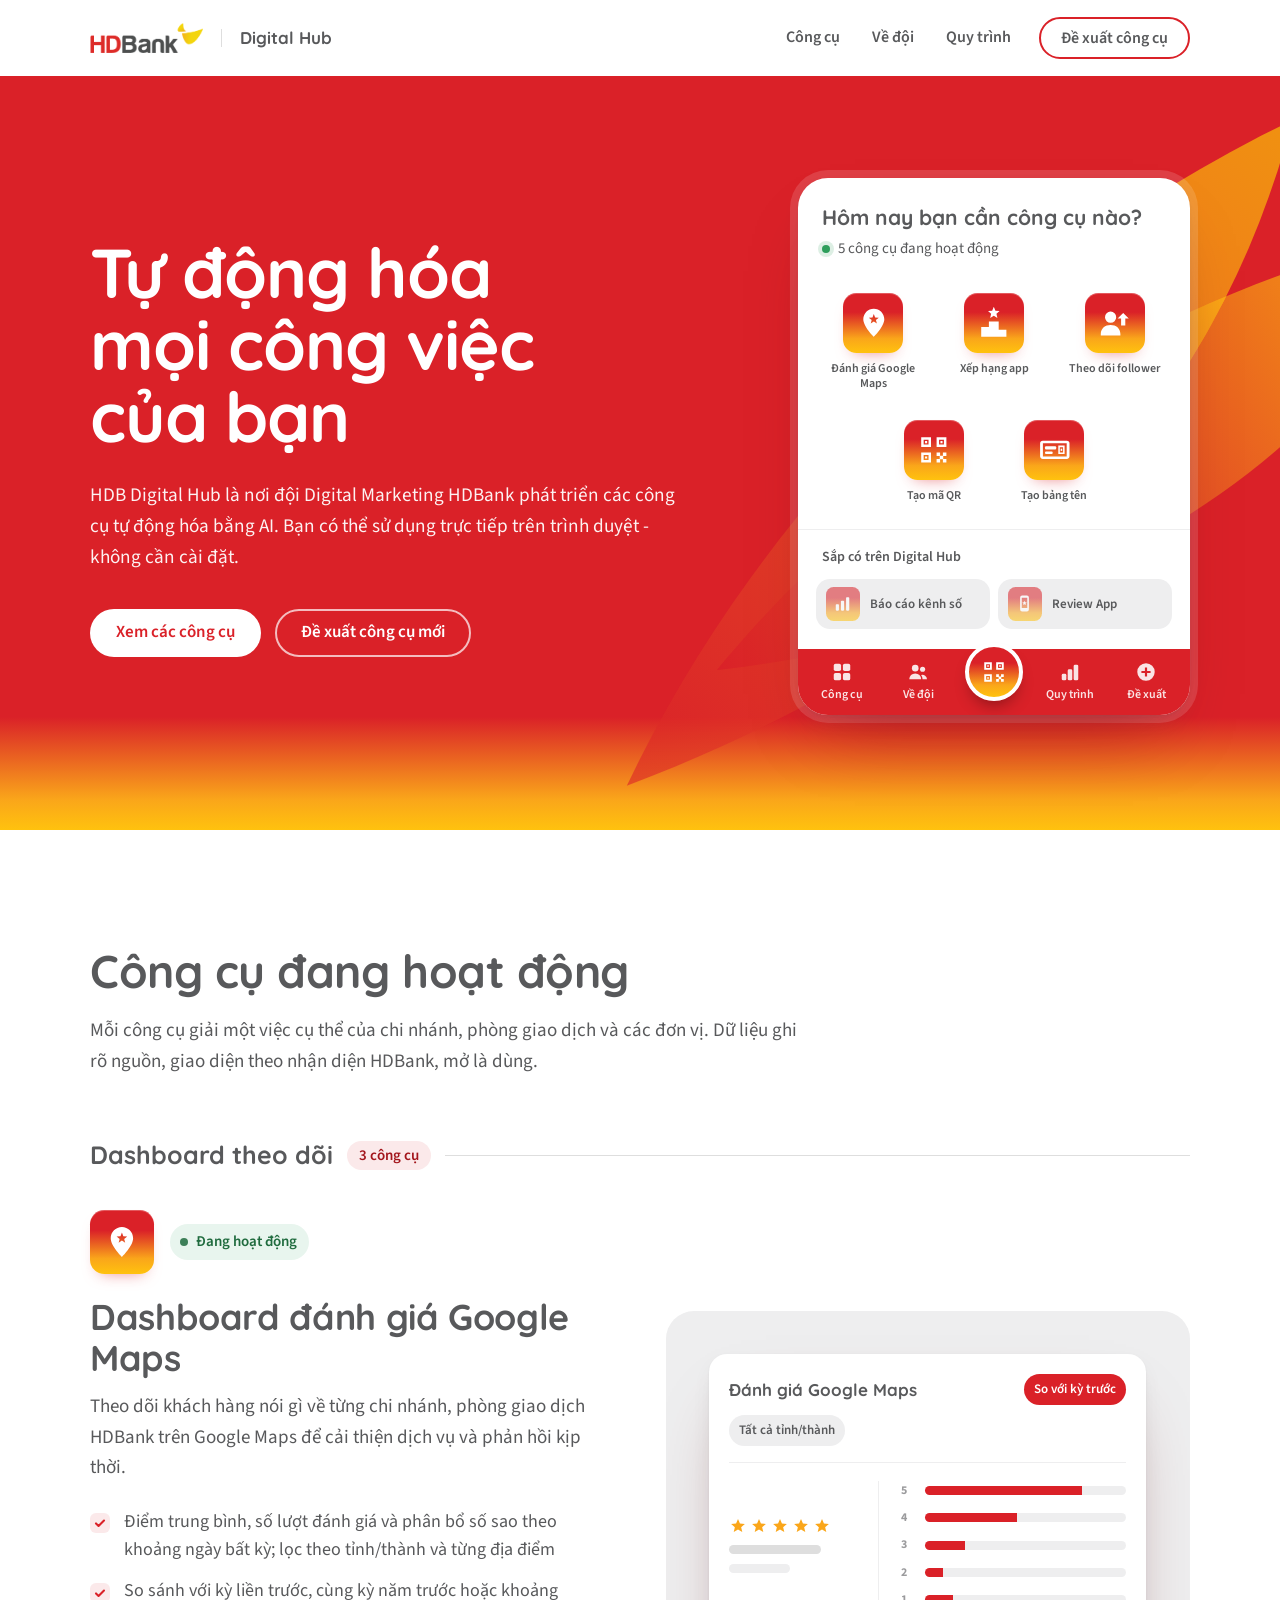
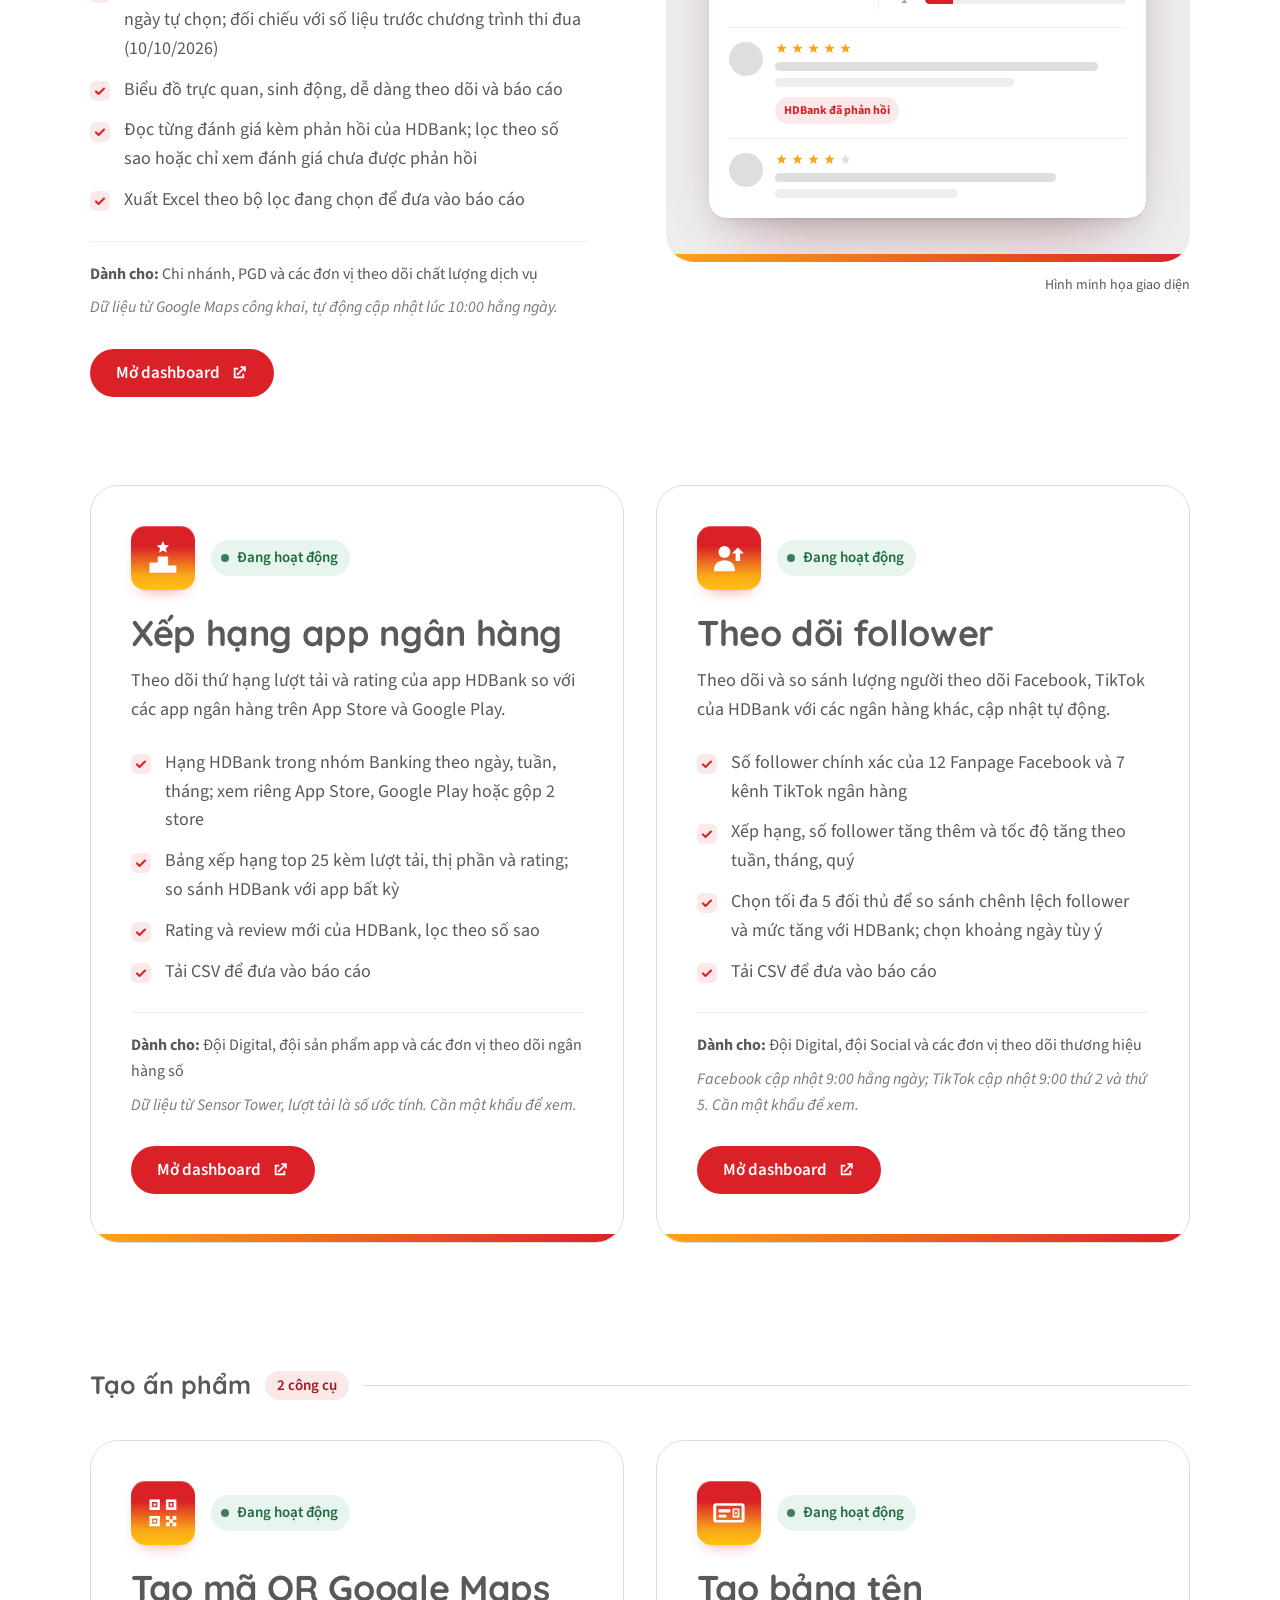
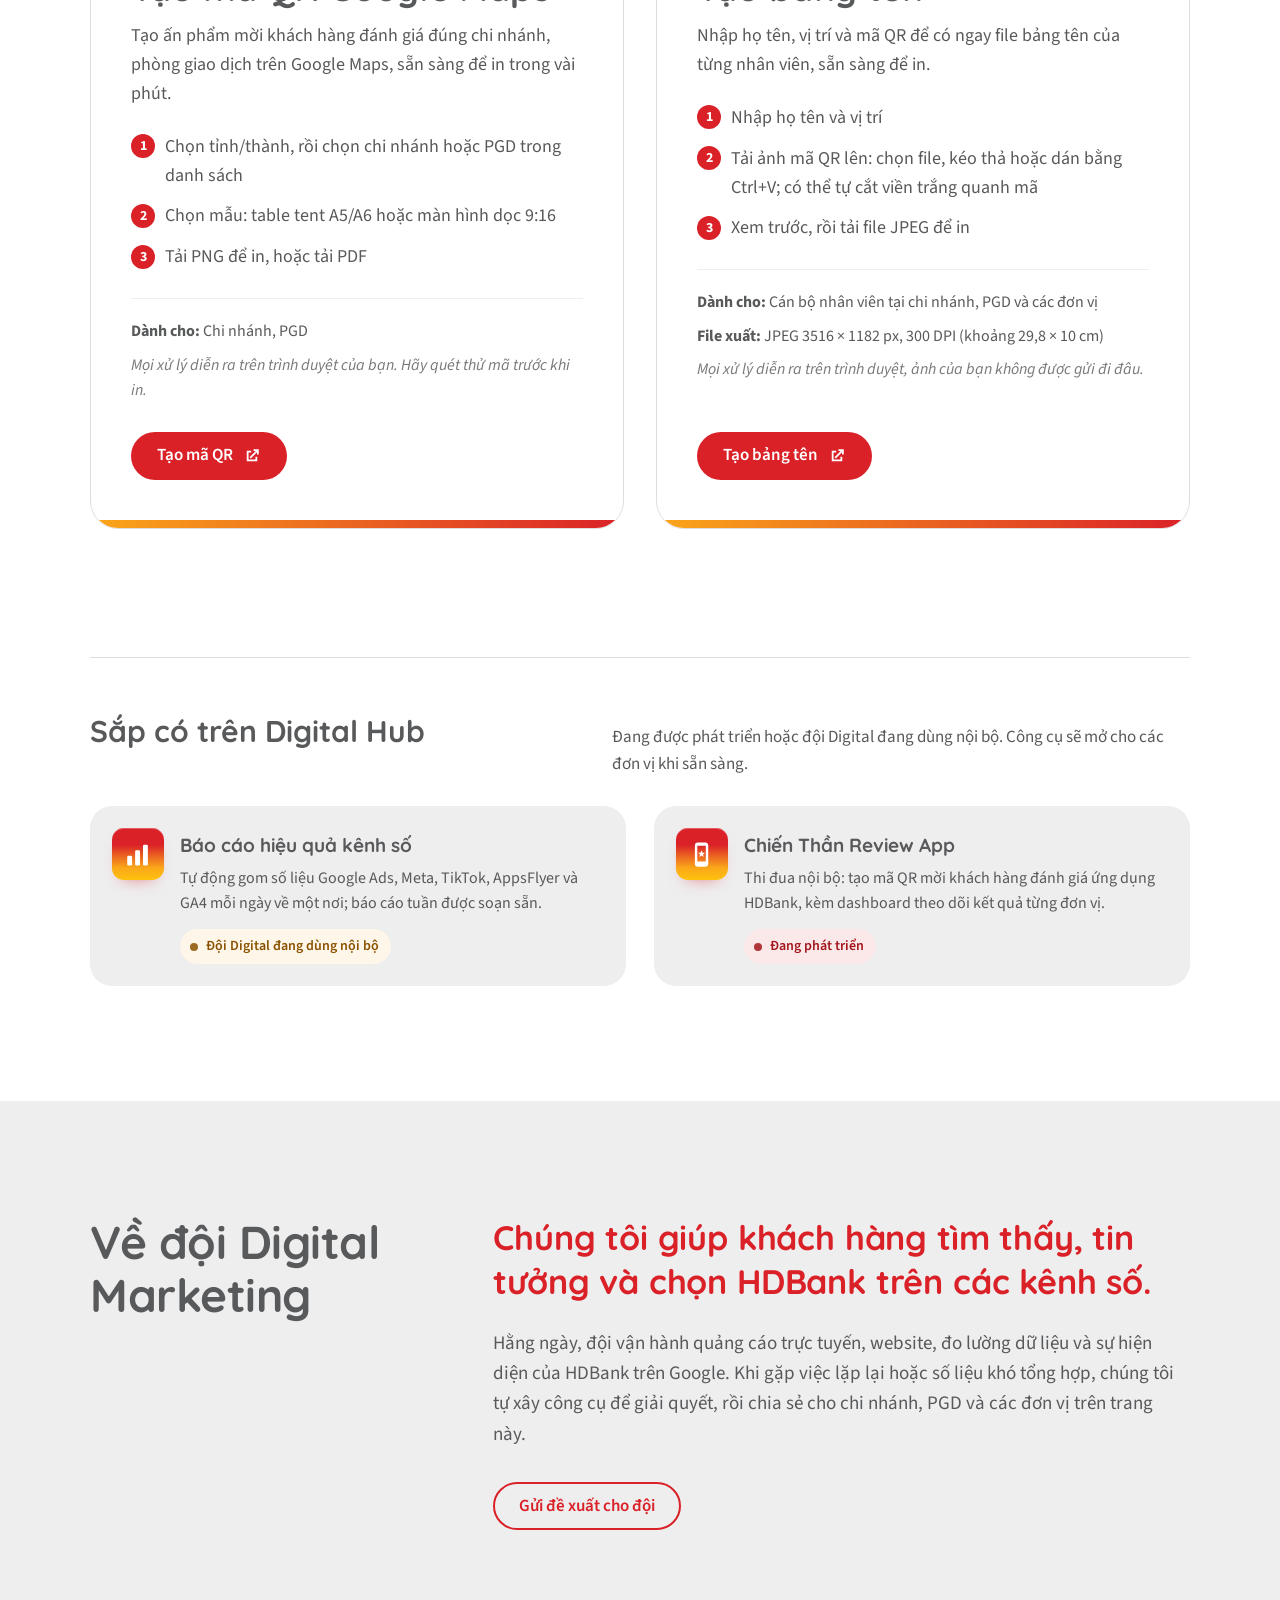
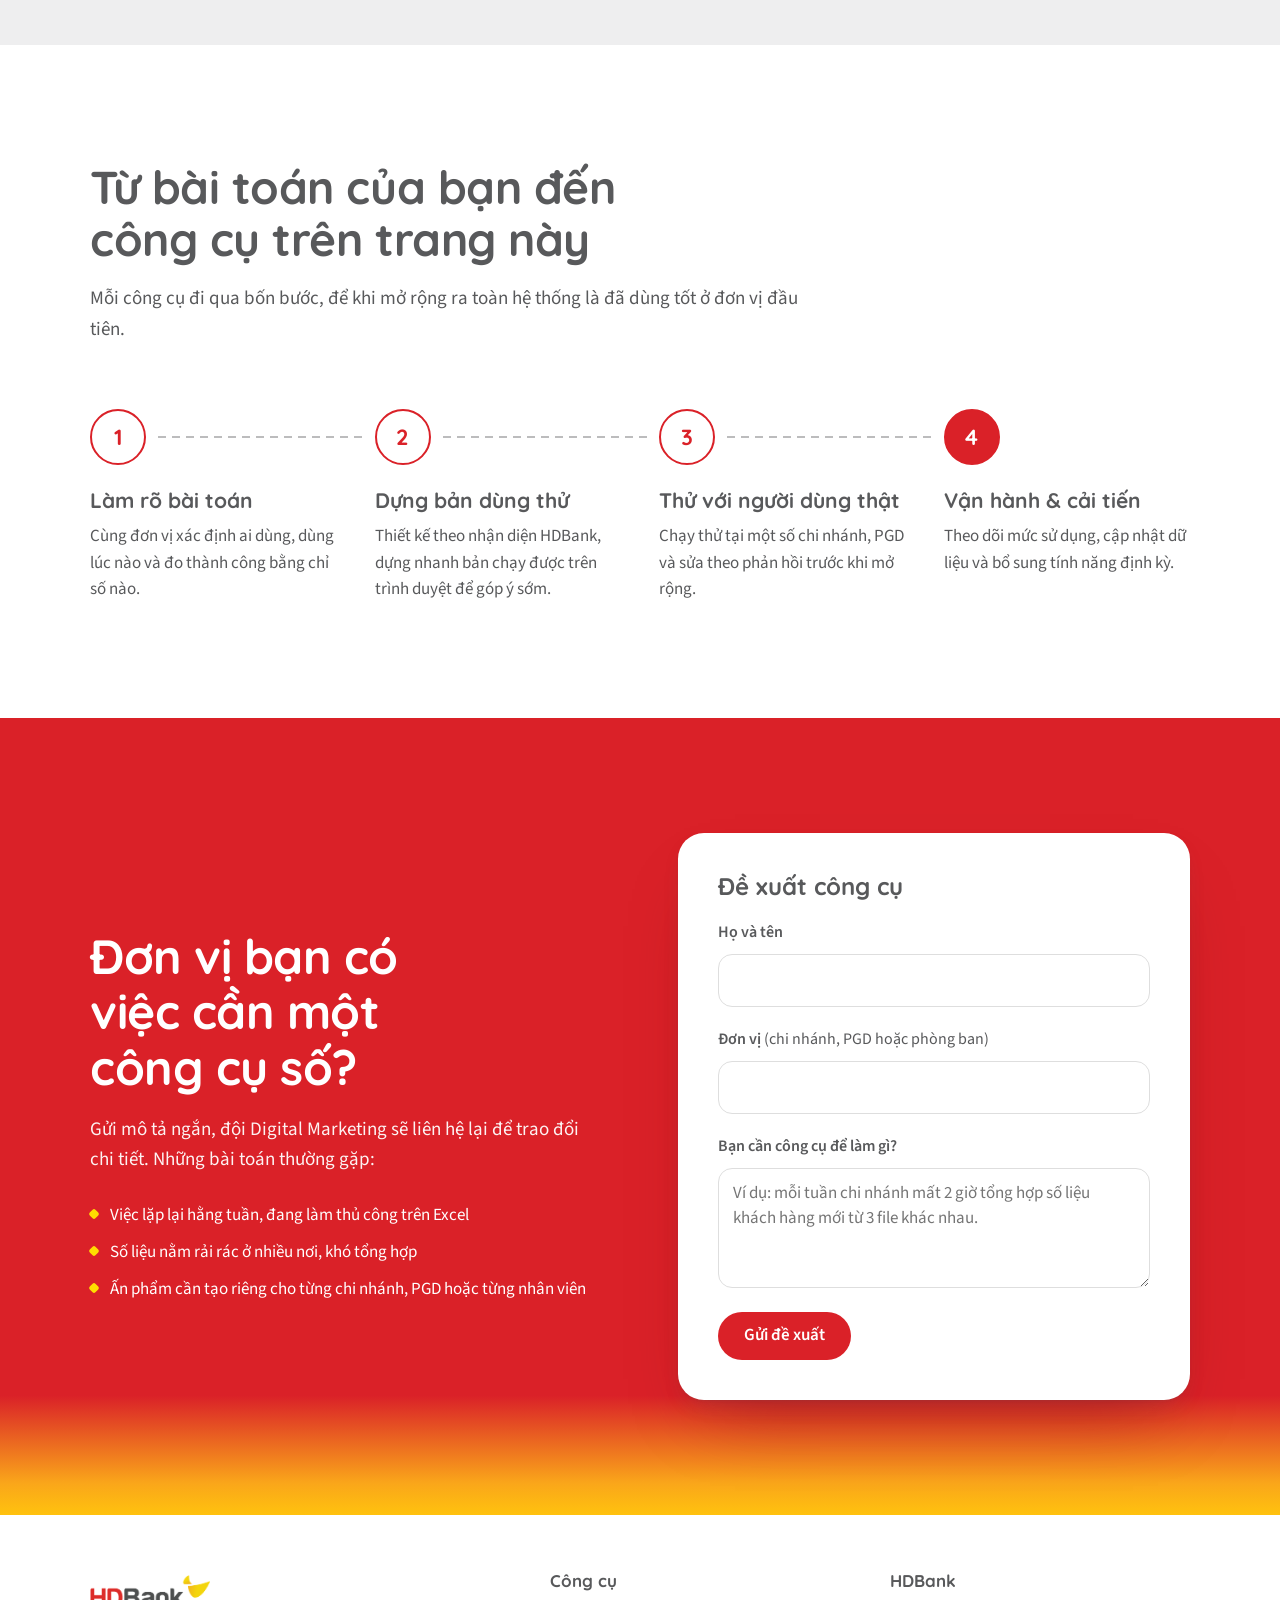
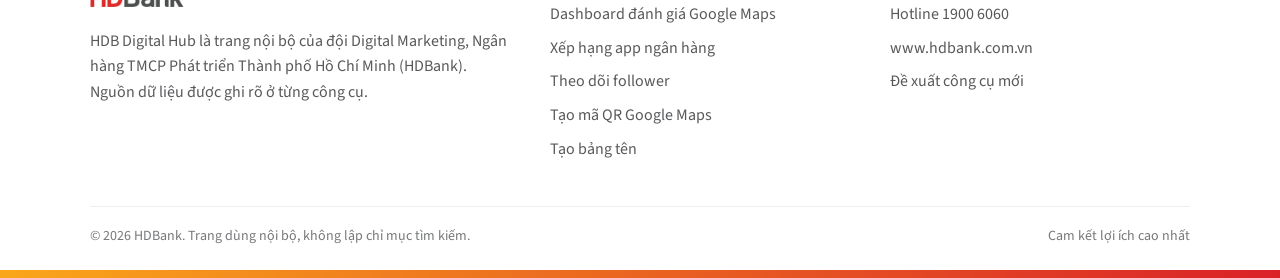
<file: index.html>
<!doctype html>
<html lang="vi">
<head>
<meta charset="utf-8">
<meta name="viewport" content="width=device-width, initial-scale=1, viewport-fit=cover">
<meta name="robots" content="noindex">
<meta name="theme-color" content="#da2128">
<title>HDBank Digital</title>
<meta name="description" content="HDB Digital Hub: công cụ số do đội Digital Marketing HDBank phát triển cho chi nhánh, phòng giao dịch và các đơn vị.">
<link rel="icon" type="image/png" href="/assets/favicon.png">
<link rel="preconnect" href="https://fonts.googleapis.com">
<link rel="preconnect" href="https://fonts.gstatic.com" crossorigin>
<!-- Font thương hiệu: BauhausVO (tiêu đề) và Myriad Pro (nội dung).
     Máy nào đã cài font gốc sẽ dùng font gốc; nếu không, trình duyệt dùng font web gần nhất có hỗ trợ tiếng Việt:
     Quicksand thay BauhausVO, Source Sans 3 (cùng nhà thiết kế Adobe, rất gần Myriad) thay Myriad Pro. -->
<link href="https://fonts.googleapis.com/css2?family=Quicksand:wght@600;700&family=Source+Sans+3:ital,wght@0,400;0,600;0,700;1,400&display=swap" rel="stylesheet">
<style>
/* =========================================================
   TOKENS — lấy từ HDBank Digital Playbook (mục 2.a–2.j)
   ========================================================= */
:root{
  --red:#DA2128;          /* Đỏ HDBank — màu chủ đạo */
  --grey:#58595B;         /* Xám HDBank (CMYK 0-0-0-80) */
  --orange:#FAA61A;       /* Cam HDBank */
  --amber:#FFC20E;        /* Cam Vàng HDBank */
  --yellow:#FFDD00;       /* Vàng HDBank */

  /* Thang sắc độ (tint) theo bước 10% của playbook */
  --red-10:#FBE9EA;
  --grey-10:#EEEEEF; --grey-20:#DEDEDE; --grey-40:#BCBCBD; --grey-60:#9B9B9D;
  --orange-10:#FEF6E8;

  --white:#FFFFFF;

  --font-head:"BauhausVO","Quicksand","Segoe UI",system-ui,sans-serif;
  --font-body:"Myriad Pro","Source Sans 3","Segoe UI",system-ui,Arial,sans-serif;

  /* Chân KV: dải màu dưới lên (Cam-Vàng → Cam → Đỏ) chiếm tối đa ~10–15% chiều cao, phía trên là đỏ đặc (KV 2.e) */
  --kv-band:linear-gradient(0deg,var(--amber) 0%,var(--orange) 4%,var(--red) 15%,var(--red) 100%);
  /* Dải trái → phải (Cam → Đỏ) cho dải mảnh chân khối */
  --band-lr:linear-gradient(90deg,var(--orange) 0%,var(--red) 100%);
  /* Nền icon cấp 1: dải màu thương hiệu dưới lên */
  --icon-bg:linear-gradient(0deg,var(--amber) 0%,var(--orange) 24%,var(--red) 68%);

  /* Bóng đổ nhẹ, tạo chiều sâu nổi 3D (KV 2.e) */
  --lift:0 1px 2px rgba(88,89,91,.10),0 10px 24px -12px rgba(88,89,91,.30),0 36px 72px -32px rgba(110,10,16,.40);

  --wrap:1180px;
  --gutter:clamp(16px,4vw,40px);
}

*,*::before,*::after{box-sizing:border-box}
html{scroll-behavior:smooth;-webkit-text-size-adjust:100%}
body{
  margin:0;background:var(--white);color:var(--grey);
  font-family:var(--font-body);font-size:18px;line-height:1.6;
  -webkit-font-smoothing:antialiased;text-rendering:optimizeLegibility;
}
img,svg{display:block;max-width:100%}
a{color:inherit}
h1,h2,h3,h4{font-family:var(--font-head);font-weight:700;line-height:1.15;margin:0;color:var(--grey)}
p{margin:0}
ul,ol{margin:0;padding:0;list-style:none}
:focus-visible{outline:3px solid var(--red);outline-offset:3px;border-radius:6px}
/* Trên nền đỏ dùng viền trắng; khối nền trắng nằm trong vùng đỏ quay lại viền đỏ */
.hero :focus-visible,.propose :focus-visible,.tabbar :focus-visible{outline-color:var(--white)}
.launcher-top :focus-visible,.launcher-group :focus-visible,.form-card :focus-visible{outline-color:var(--red)}
/* Header dính trên cùng cao 76px (64px trên điện thoại): chừa chỗ khi nhảy tới mục */
section[id]{scroll-margin-top:88px}
.skip-link{
  position:absolute;left:16px;top:-80px;z-index:100;background:var(--red);color:var(--white);
  padding:12px 20px;border-radius:999px;font-weight:700;text-decoration:none;transition:top .2s;
}
.skip-link:focus{top:12px;outline-color:var(--amber)}
.visually-hidden{position:absolute!important;width:1px;height:1px;overflow:hidden;clip:rect(0 0 0 0);white-space:nowrap}
.wrap{max-width:var(--wrap);margin:0 auto;padding-left:var(--gutter);padding-right:var(--gutter)}
.sprite{position:absolute;width:0;height:0;overflow:hidden}

/* ---------- Nút ---------- */
.btn{
  display:inline-flex;align-items:center;justify-content:center;gap:10px;
  min-height:48px;padding:0 24px;border-radius:999px;border:2px solid transparent;
  font:600 17px/1 var(--font-body);text-decoration:none;cursor:pointer;
  transition:background-color .2s,color .2s,border-color .2s,transform .2s,box-shadow .2s;
}
.btn svg{width:18px;height:18px;flex:none}
.btn-red{background:var(--red);color:var(--white)}
.btn-red:hover{box-shadow:0 10px 22px -10px rgba(218,33,40,.7);transform:translateY(-1px)}
.btn-white{background:var(--white);color:var(--red)}
.btn-white:hover{box-shadow:0 12px 26px -12px rgba(0,0,0,.45);transform:translateY(-1px)}
.btn-ghost{border-color:rgba(255,255,255,.7);color:var(--white)}
.btn-ghost:hover{background:rgba(255,255,255,.12);border-color:var(--white)}
.btn-outline{border-color:var(--red);color:var(--red)}
.btn-outline:hover{background:var(--red-10)}

/* =========================================================
   HEADER — nền trắng, logo dương bản góc trái
   ========================================================= */
.site-header{
  position:sticky;top:0;z-index:50;background:rgba(255,255,255,.96);
  backdrop-filter:saturate(1.4) blur(8px);-webkit-backdrop-filter:saturate(1.4) blur(8px);
  transition:box-shadow .25s;
}
.site-header.is-scrolled{box-shadow:0 1px 0 var(--grey-10),0 8px 24px -16px rgba(88,89,91,.4)}
.header-inner{display:flex;align-items:center;gap:24px;height:76px}
.brand{display:flex;align-items:center;gap:18px;text-decoration:none;flex:none}
/* Logo gốc của HDBank — không vẽ lại. Vùng an toàn ≈ chiều cao chữ H được giữ bằng padding. */
.brand-logo{height:38px;width:auto;min-width:55px;padding:4px 0}
.brand-name{
  font-family:var(--font-head);font-weight:700;font-size:17px;color:var(--grey);
  padding-left:18px;border-left:1px solid var(--grey-20);line-height:1.1;white-space:nowrap;
}
.nav{display:flex;align-items:center;gap:4px;margin-left:auto}
.nav a{
  text-decoration:none;font-weight:600;font-size:16px;color:var(--grey);
  padding:10px 14px;border-radius:999px;transition:color .2s,background-color .2s;
}
.nav a:hover{color:var(--red);background:var(--red-10)}
.nav .btn{margin-left:10px;min-height:42px;padding:0 20px;font-size:16px;gap:0}
.nav .btn:hover{color:var(--white);background:var(--red)}

/* =========================================================
   HERO — nền đỏ + chân KV dải màu, cánh diều đôi
   ========================================================= */
.hero{position:relative;overflow:hidden;background:var(--kv-band);color:var(--white);isolation:isolate}
.hero-kites{
  position:absolute;z-index:-1;right:-3%;width:min(60vw,800px);height:min(60vw,800px);
  top:calc(50% - min(30vw,400px));pointer-events:none;
}
.hero-inner{
  display:grid;grid-template-columns:minmax(0,1.15fr) minmax(0,.85fr);gap:clamp(32px,5vw,72px);
  align-items:center;padding-top:clamp(56px,8vw,104px);padding-bottom:clamp(64px,9vw,120px);
}
.hero h1{
  color:var(--white);font-size:clamp(40px,5.4vw,70px);line-height:1.04;letter-spacing:-.015em;
  max-width:none;
}
.hero-lead{margin-top:28px;max-width:34em;font-size:clamp(18px,1.5vw,20px);line-height:1.6;color:rgba(255,255,255,.94)}
.hero-actions{display:flex;flex-wrap:wrap;gap:14px;margin-top:36px}

/* ---- Launcher: màn hình "app" mở nhanh công cụ (theo hệ icon & màn hình app 2.g–2.j) ---- */
.launcher{
  justify-self:end;width:100%;max-width:392px;background:var(--white);color:var(--grey);
  border-radius:30px;box-shadow:var(--lift),0 0 0 8px rgba(255,255,255,.14);overflow:hidden;
}
.launcher-top{padding:26px 24px 8px}
.launcher-hello{font-family:var(--font-head);font-weight:700;font-size:21px;line-height:1.25;color:var(--grey)}
.launcher-meta{display:flex;align-items:center;gap:8px;margin-top:6px;font-size:15px;color:var(--grey)}
.live-dot{width:8px;height:8px;border-radius:50%;background:#2E9E5B;box-shadow:0 0 0 4px rgba(46,158,91,.16);flex:none}
.launcher-group{padding:14px 18px 6px}
.launcher-group + .launcher-group{border-top:1px solid var(--grey-10);margin-top:8px;padding-top:16px}
.launcher-label{font-size:14px;font-weight:600;color:var(--grey);padding:0 6px 10px}
/* 3 icon mỗi hàng; hàng cuối thiếu icon thì căn giữa để khung luôn cân */
.app-grid{display:flex;flex-wrap:wrap;justify-content:center;gap:6px}
.app-grid > li{flex:0 0 calc((100% - 12px) / 3);min-width:0}
.app{
  display:flex;flex-direction:column;align-items:center;gap:8px;padding:10px 4px 12px;border-radius:18px;
  text-decoration:none;color:var(--grey);text-align:center;transition:background-color .2s;position:relative;
}
a.app:hover{background:var(--red-10)}
a.app:hover .icon1{transform:translateY(-3px);box-shadow:0 14px 22px -10px rgba(218,33,40,.65)}
.app-name{font-size:12px;line-height:1.3;font-weight:600;max-width:10.5em} /* nhãn size 12, ≤ 20 ký tự */
/* Sắp có: dạng thẻ nhỏ 2 cột, nhẹ hơn nhóm đang hoạt động */
.soon-grid{display:grid;grid-template-columns:repeat(2,minmax(0,1fr));gap:8px}
.soon-app{display:flex;align-items:center;gap:10px;padding:8px 10px;border-radius:14px;background:var(--grey-10);min-width:0}
.soon-app .icon1{--s:34px;opacity:.55;box-shadow:none}
.soon-app .app-name{max-width:none;font-size:13px;line-height:1.25}

/* Icon cấp 1: biểu tượng trắng trong khối vuông bo góc kiểu icon app iPhone, nền dải màu thương hiệu */
.icon1{
  --s:60px;width:var(--s);height:var(--s);border-radius:calc(var(--s)*.2237);
  background:var(--icon-bg);display:grid;place-items:center;flex:none;
  box-shadow:0 8px 16px -10px rgba(218,33,40,.6),inset 0 1px 0 rgba(255,255,255,.25);
  transition:transform .2s,box-shadow .2s;
}
.icon1 svg{width:56%;height:56%;fill:var(--white)}

/* Thanh tab đỏ + nút QR nổi ở giữa (màn hình app mẫu) */
.tabbar{
  position:relative;margin-top:14px;background:var(--red);color:var(--white);
  display:grid;grid-template-columns:repeat(5,1fr);align-items:end;padding:10px 6px 12px;
}
.tab{
  display:flex;flex-direction:column;align-items:center;gap:5px;text-decoration:none;
  font-size:12px;font-weight:600;line-height:1.1;color:rgba(255,255,255,.88);padding:2px 0;border-radius:10px;
}
.tab svg{width:22px;height:22px;fill:currentColor}
.tab:hover{color:var(--white)}
.tab-qr .qr-float{
  width:58px;height:58px;border-radius:50%;margin-top:-34px;display:grid;place-items:center;
  background:var(--icon-bg);border:4px solid var(--white);box-shadow:0 10px 18px -8px rgba(0,0,0,.45);
  transition:transform .2s;
}
.tab-qr .qr-float svg{width:26px;height:26px;fill:var(--white)}
.tab-qr:hover .qr-float{transform:translateY(-3px)}

/* Khoảnh khắc chuyển động duy nhất: cánh diều bay lên & launcher nổi lên khi tải trang */
@media (prefers-reduced-motion:no-preference){
  .hero-kites{animation:kite-rise 1.6s cubic-bezier(.2,.7,.1,1) both}
  .launcher{animation:panel-rise 1s .35s cubic-bezier(.2,.7,.1,1) both}
  @keyframes kite-rise{from{opacity:0;transform:translate(-60px,90px) rotate(-4deg)}to{opacity:1;transform:none}}
  @keyframes panel-rise{from{opacity:0;transform:translateY(36px)}to{opacity:1;transform:none}}
}

/* =========================================================
   KHỐI NỘI DUNG CHUNG
   ========================================================= */
.section{padding:clamp(72px,9vw,128px) 0}
.section-head{max-width:720px;margin-bottom:clamp(40px,5vw,64px)}
.section-head h2{font-size:clamp(32px,3.6vw,46px);letter-spacing:-.01em;text-wrap:balance}
.section-head p{margin-top:18px;font-size:19px;max-width:38em}

/* =========================================================
   CÔNG CỤ
   ========================================================= */
/* Công cụ nổi bật: 2 cột, có hình minh họa giao diện */
.tool{
  display:grid;grid-template-columns:minmax(0,1fr) minmax(0,1.05fr);gap:clamp(36px,6vw,88px);align-items:center;
}
.tool-top{display:flex;align-items:center;gap:16px;margin-bottom:22px}
.tool-top .icon1{--s:64px}
.status{
  display:inline-flex;align-items:center;gap:8px;font-size:15px;font-weight:600;
  padding:6px 12px 6px 10px;border-radius:999px;background:var(--grey-10);color:var(--grey);
}
.status.is-live{background:#E8F5EE;color:#1F6B3E}
.status.is-internal{background:var(--orange-10);color:#8A5200}
.status.is-building{background:var(--red-10);color:#A3161C}
.status::before{content:"";width:8px;height:8px;border-radius:50%;background:currentColor;opacity:.85}
.tool h4,.tool-panel h4{font-size:clamp(28px,2.8vw,36px);line-height:1.15;letter-spacing:-.01em}
.tool-lead{margin-top:14px;font-size:19px;max-width:32em}
.tool-points{margin-top:24px;display:grid;gap:12px;max-width:34em}
.tool-points li{position:relative;padding-left:34px}
ul.tool-points li::before{
  content:"";position:absolute;left:0;top:.3em;width:20px;height:20px;border-radius:6px;
  background:var(--red-10) url("data:image/svg+xml,%3Csvg xmlns='http://www.w3.org/2000/svg' viewBox='0 0 20 20'%3E%3Cpath d='M5 10.5l3.2 3.2L15 6.9' fill='none' stroke='%23DA2128' stroke-width='2.6' stroke-linecap='round' stroke-linejoin='round'/%3E%3C/svg%3E") center/16px no-repeat;
}
ol.tool-points{counter-reset:step}
ol.tool-points li{counter-increment:step}
ol.tool-points li::before{
  content:counter(step);position:absolute;left:0;top:.1em;width:24px;height:24px;border-radius:50%;
  background:var(--red);color:var(--white);font:700 14px/24px var(--font-body);text-align:center;
}
.tool-meta{margin-top:26px;padding-top:20px;border-top:1px solid var(--grey-10);display:grid;gap:8px;font-size:16px;max-width:36em}
.tool-meta b{color:var(--grey);font-weight:700}
.tool-note{color:#77787A;font-style:italic}
.tool-actions{margin-top:28px;display:flex;flex-wrap:wrap;gap:12px;align-items:center}

/* Nhóm công cụ: Dashboard theo dõi / Tạo ấn phẩm */
.tool-group + .tool-group{margin-top:clamp(80px,10vw,128px)}
/* Tiêu đề nhóm dạng thanh phân cách: tên nhóm + số công cụ + đường kẻ, nhẹ hơn tên công cụ */
.group-head{display:flex;align-items:center;gap:14px;margin-bottom:clamp(28px,3.4vw,40px)}
.group-head h3{font-size:clamp(21px,2vw,25px);white-space:nowrap}
.group-head::after{content:"";flex:1 1 0;min-width:24px;height:1px;background:var(--grey-20)}
.group-count{font-size:15px;font-weight:600;line-height:1;padding:7px 12px;border-radius:999px;background:var(--red-10);color:#A3161C;white-space:nowrap}

/* Công cụ dạng khối: 2 cột bằng nhau, không có hình minh họa */
.tool-pair{display:grid;grid-template-columns:repeat(2,minmax(0,1fr));gap:clamp(20px,3vw,32px)}
.tool + .tool-pair{margin-top:clamp(56px,7vw,88px)}
.tool-panel{
  position:relative;display:flex;flex-direction:column;overflow:hidden;
  background:var(--white);border:1px solid var(--grey-20);border-radius:28px;
  padding:clamp(24px,3.4vw,40px) clamp(24px,3.4vw,40px) calc(clamp(24px,3.4vw,40px) + 8px);
}
.tool-panel::after{content:"";position:absolute;left:0;right:0;bottom:0;height:8px;background:var(--band-lr)}
.tool-panel .tool-lead{font-size:18px}
.tool-panel .tool-actions{margin-top:auto;padding-top:28px}
/* Số thẻ lẻ: thẻ cuối trải hết hàng, nội dung chia 2 cột để không bị thẻ mồ côi */
.tool-pair > .tool-panel:last-child:nth-child(odd){
  grid-column:1 / -1;display:grid;grid-template-columns:minmax(0,1fr) minmax(0,1fr);
  grid-template-areas:"main detail" "actions detail";grid-template-rows:auto 1fr;column-gap:clamp(36px,6vw,88px);
}
.tool-pair > .tool-panel:last-child:nth-child(odd) .tp-main{grid-area:main}
.tool-pair > .tool-panel:last-child:nth-child(odd) .tp-detail{grid-area:detail}
.tool-pair > .tool-panel:last-child:nth-child(odd) .tp-detail > :first-child{margin-top:0}
.tool-pair > .tool-panel:last-child:nth-child(odd) .tool-actions{grid-area:actions;align-self:end}

/* ---- Khung minh họa giao diện dashboard ---- */
.visual-stage{
  position:relative;border-radius:28px;padding:clamp(22px,3.4vw,44px);
  background:var(--grey-10);overflow:hidden;isolation:isolate;
}
.visual-stage::after{ /* dải màu chân khung ≤ 10% chiều cao (nguyên tắc KV) */
  content:"";position:absolute;left:0;right:0;bottom:0;height:8px;background:var(--band-lr);z-index:1;
}
.visual-caption{margin-top:12px;font-size:14px;color:var(--grey);text-align:right}
.mock-card{background:var(--white);border-radius:18px;box-shadow:var(--lift);padding:20px}
.mr-head{display:flex;flex-wrap:wrap;align-items:center;gap:10px;padding-bottom:16px;border-bottom:1px solid var(--grey-10)}
.mr-title{font-family:var(--font-head);font-weight:700;font-size:17px;color:var(--grey);margin-right:auto}
.mr-chip{font-size:13px;font-weight:600;padding:5px 10px;border-radius:999px;background:var(--grey-10)}
.mr-chip.is-on{background:var(--red);color:var(--white)}
.mr-body{display:grid;grid-template-columns:.8fr 1.2fr;gap:22px;padding:18px 0}
.mr-score{display:flex;flex-direction:column;justify-content:center;gap:10px;padding-right:18px;border-right:1px solid var(--grey-10)}
.stars{display:flex;gap:3px}
.stars svg{width:18px;height:18px;fill:var(--orange)}
.stars svg.off{fill:var(--grey-20)}
.stars.sm svg{width:13px;height:13px}
.sk{height:9px;border-radius:5px;background:var(--grey-10)}
.sk.dark{background:var(--grey-20)}
.mr-dist{display:grid;gap:8px;align-content:center}
.mr-row{display:grid;grid-template-columns:14px 1fr;gap:10px;align-items:center;font-size:12px;font-weight:700;color:var(--grey-60)}
.mr-row i{display:block;height:9px;border-radius:5px;background:linear-gradient(90deg,var(--red) var(--w),var(--grey-10) var(--w))}
.mr-review{display:grid;grid-template-columns:34px 1fr;gap:12px;padding-top:14px;border-top:1px solid var(--grey-10)}
.mr-review + .mr-review{margin-top:14px}
.mr-ava{width:34px;height:34px;border-radius:50%;background:var(--grey-20)}
.mr-lines{display:grid;gap:7px}
.mr-reply{
  justify-self:start;margin-top:3px;font-size:12px;font-weight:700;color:var(--red);
  background:var(--red-10);padding:4px 9px;border-radius:999px;
}

/* ---- Sắp có ---- */
.roadmap{margin-top:clamp(80px,10vw,128px);padding-top:clamp(40px,5vw,56px);border-top:1px solid var(--grey-20)}
.roadmap-head{display:flex;flex-wrap:wrap;align-items:baseline;justify-content:space-between;gap:12px 32px;margin-bottom:28px}
.roadmap-head h3{font-size:clamp(24px,2.4vw,30px)}
.roadmap-head p{font-size:17px;max-width:34em}
.roadmap-list{display:grid;grid-template-columns:repeat(auto-fit,minmax(min(100%,340px),1fr));gap:clamp(16px,2.4vw,28px)}
.road-item{display:grid;grid-template-columns:auto 1fr;gap:16px;align-items:start;padding:22px;border-radius:22px;background:var(--grey-10)}
.road-item .icon1{--s:52px}
.road-item h4{margin-top:6px;font-size:19px;line-height:1.25}
.road-item p{margin-top:8px;font-size:16px;line-height:1.55}
.road-item .status{margin-top:14px;font-size:14px}

/* =========================================================
   VỀ ĐỘI
   ========================================================= */
.team{background:var(--grey-10)}
.team-inner{display:grid;grid-template-columns:minmax(0,.75fr) minmax(0,1.6fr);gap:clamp(24px,6vw,96px);align-items:start}
.team h2{font-size:clamp(32px,3.6vw,46px);letter-spacing:-.01em;text-wrap:balance}
.team-statement{
  font-family:var(--font-head);font-weight:700;color:var(--red);
  font-size:clamp(24px,2.7vw,34px);line-height:1.3;letter-spacing:-.005em;max-width:24em;text-wrap:pretty;
}
.team-body{margin-top:24px;font-size:19px;max-width:36em}
.team .btn{margin-top:32px}

/* =========================================================
   QUY TRÌNH
   ========================================================= */
.steps{display:grid;grid-template-columns:repeat(4,minmax(0,1fr));gap:clamp(20px,3vw,40px)}
.step{position:relative}
.step:not(:last-child)::after{ /* đường nối sang bước kế tiếp */
  content:"";position:absolute;top:27px;left:68px;right:calc(12px - clamp(20px,3vw,40px));height:2px;
  background:repeating-linear-gradient(90deg,var(--grey-40) 0 8px,transparent 8px 14px);
}
.step-num{
  width:56px;height:56px;border-radius:50%;display:grid;place-items:center;position:relative;
  background:var(--white);border:2px solid var(--red);color:var(--red);
  font:700 22px/1 var(--font-head);
}
.step:last-child .step-num{background:var(--red);color:var(--white)}
.step h3{margin-top:22px;font-size:21px;line-height:1.25}
.step p{margin-top:10px;font-size:17px;line-height:1.55}

/* =========================================================
   ĐỀ XUẤT
   ========================================================= */
.propose{background:var(--kv-band);color:var(--white)}
.propose-inner{display:grid;grid-template-columns:minmax(0,1fr) minmax(0,1fr);gap:clamp(40px,6vw,88px);align-items:center}
.propose h2{color:var(--white);font-size:clamp(32px,3.8vw,48px);letter-spacing:-.01em;max-width:14ch;text-wrap:balance}
.propose-lead{margin-top:20px;font-size:19px;max-width:30em;color:rgba(255,255,255,.94)}
.propose-list{margin-top:26px;display:grid;gap:10px;font-size:17px}
.propose-list li{display:flex;gap:12px;align-items:baseline}
.propose-list li::before{content:"";width:8px;height:8px;border-radius:2px;background:var(--yellow);flex:none;transform:translateY(-2px) rotate(45deg)}
.form-card{background:var(--white);color:var(--grey);border-radius:26px;padding:clamp(24px,3.4vw,40px);box-shadow:var(--lift)}
.form-card h3{font-size:24px}
.field{display:grid;gap:8px;margin-top:20px}
.field label{font-weight:600;font-size:16px}
.field .hint{font-weight:400;color:var(--grey)}
.field input,.field textarea{
  width:100%;font:inherit;font-size:17px;color:var(--grey);background:var(--white);
  border:1.5px solid var(--grey-20);border-radius:14px;padding:12px 14px;transition:border-color .2s,box-shadow .2s;
}
.field textarea{min-height:120px;resize:vertical;line-height:1.5}
.field input:focus,.field textarea:focus{outline:none;border-color:var(--red);box-shadow:0 0 0 4px var(--red-10)}
.field.has-error textarea{border-color:var(--red)}
.field-error{display:none;font-size:15px;color:var(--red);font-weight:600}
.field.has-error .field-error{display:block}
.form-foot{display:flex;flex-wrap:wrap;align-items:center;gap:14px;margin-top:24px}
.form-status{font-size:15px;font-weight:600;color:#1F6B3E}

/* =========================================================
   FOOTER
   ========================================================= */
.site-footer{background:var(--white);padding-top:56px}
.footer-grid{display:grid;grid-template-columns:1.4fr 1fr 1fr;gap:40px;padding-bottom:44px}
.footer-grid .brand-logo{height:40px}
.footer-about{margin-top:18px;font-size:16px;max-width:30em}
.site-footer h4{margin:0 0 12px;font-size:17px}
.footer-links{display:grid;gap:8px;font-size:16px}
.footer-links a{text-decoration:none}
.footer-links a:hover{color:var(--red);text-decoration:underline}
.footer-bottom{border-top:1px solid var(--grey-10);padding-top:18px;padding-bottom:22px;font-size:14px;color:#77787A;display:flex;flex-wrap:wrap;justify-content:space-between;gap:8px 24px}
.footer-band{height:8px;background:var(--band-lr)}

/* =========================================================
   RESPONSIVE
   ========================================================= */
@media (max-width:1024px){
  .nav a:not(.btn){display:none}
  .hero-inner{grid-template-columns:1fr}
  .launcher{justify-self:start}
  .hero-kites{width:min(92vw,700px);height:min(92vw,700px);right:-24%;top:-2%;opacity:.85}
  .tool{grid-template-columns:1fr}
  .team-inner{grid-template-columns:1fr}
  .steps{grid-template-columns:repeat(2,minmax(0,1fr));row-gap:44px}
  .step::after{display:none}
  .propose-inner{grid-template-columns:1fr}
  .footer-grid{grid-template-columns:1fr 1fr}
  .footer-grid > :first-child{grid-column:1/-1}
}
@media (max-width:860px){
  .tool-pair{grid-template-columns:1fr}
  .tool-pair > .tool-panel:last-child:nth-child(odd){display:flex;grid-column:auto}
}
@media (max-width:640px){
  body{font-size:17px}
  .header-inner{height:64px;gap:12px}
  section[id]{scroll-margin-top:76px}
  .brand{gap:12px}
  .brand-logo{height:32px}
  .brand-name{font-size:15px;padding-left:12px}
  .nav .btn{min-height:40px;padding:0 14px;font-size:15px;margin-left:0}
  .nav .btn .long{display:none}
  .hero-lead{margin-top:20px}
  .hero-actions .btn{flex:1 1 auto}
  .launcher{max-width:none}
  .launcher-hello{font-size:19px}
  .section-head p,.tool-lead,.team-body{font-size:18px}
  .mr-body{grid-template-columns:1fr}
  .mr-score{border-right:0;padding-right:0;border-bottom:1px solid var(--grey-10);padding-bottom:16px}
  .steps{grid-template-columns:1fr;row-gap:32px}
  .step{display:grid;grid-template-columns:56px 1fr;grid-template-rows:auto 1fr;column-gap:18px}
  .step-num{grid-row:1 / span 2}
  .step h3{margin-top:14px}
  .step p{grid-column:2;margin-top:6px}
  .footer-grid{grid-template-columns:1fr}
  /* Tiêu đề nhóm: cho xuống dòng, bỏ đường kẻ để không tràn ngang trên màn hẹp */
  .group-head h3{white-space:normal}
  .group-head::after{display:none}
}
@media (max-width:380px){
  .brand-name{display:none}
}
@media (prefers-reduced-motion:reduce){
  html{scroll-behavior:auto}
  *,*::before,*::after{transition:none!important;animation:none!important}
}
</style>
</head>
<body>

<!-- ============ SVG SPRITE: đồ họa cánh diều, icon cấp 1 (glyph trắng), icon tab bar ============ -->
<svg class="sprite" aria-hidden="true" focusable="false">
  <defs>
    <!-- Gradient cánh diều: Vàng → Cam-Vàng → Đỏ-Cam → Đỏ, tỷ lệ đoạn 20% / 25% / 55%.
         Đỏ-Cam HD chưa có mã trong playbook, tạm dùng #EC6A24 (nội suy giữa Cam và Đỏ). -->
    <linearGradient id="kite-grad" x1="1" y1="0" x2="0" y2="1">
      <stop offset="0" stop-color="#FFDD00"/>
      <stop offset=".20" stop-color="#FFC20E"/>
      <stop offset=".45" stop-color="#EC6A24"/>
      <stop offset="1" stop-color="#DA2128"/>
    </linearGradient>
    <!-- Một cánh diều (đồ họa trừu tượng). Có file đồ họa cánh diều đôi gốc thì thay thế <symbol id="kites"> bên dưới. -->
    <path id="wing" d="M60 560 C150 370 330 160 580 40 C530 230 400 430 60 560 Z"/>
    <clipPath id="wing-clip"><use href="#wing"/></clipPath>
  </defs>

  <!-- Cánh diều đôi: 2 cánh chồng nhau, phần giao opacity 100%, phần còn lại 60% -->
  <symbol id="kites" viewBox="0 0 600 600">
    <use href="#wing" fill="url(#kite-grad)" opacity=".6"/>
    <g transform="translate(120 20) rotate(14 300 300) scale(.92)"><use href="#wing" fill="url(#kite-grad)" opacity=".6"/></g>
    <g clip-path="url(#wing-clip)"><g transform="translate(120 20) rotate(14 300 300) scale(.92)"><use href="#wing" fill="url(#kite-grad)"/></g></g>
  </symbol>

  <!-- ===== Glyph icon cấp 1 (trắng, 48×48) ===== -->
  <symbol id="g-reviews" viewBox="0 0 48 48">
    <path fill-rule="evenodd" d="M24 4C15.7 4 9 10.7 9 19c0 10.5 15 25 15 25s15-14.5 15-25C39 10.7 32.3 4 24 4zM24 11.5l1.88 4.91 5.25.27-4.09 3.31 1.37 5.08L24 22.2l-4.41 2.87 1.37-5.08-4.09-3.31 5.25-.27z"/>
  </symbol>
  <symbol id="g-qr" viewBox="0 0 48 48">
    <path fill-rule="evenodd" d="M6 6h14v14H6zM9.5 9.5v7h7v-7zM11.5 11.5h3v3h-3zM28 6h14v14H28zM31.5 9.5v7h7v-7zM33.5 11.5h3v3h-3zM6 28h14v14H6zM9.5 31.5v7h7v-7zM11.5 33.5h3v3h-3z"/>
    <path d="M28 28h5v5h-5zM37 28h5v5h-5zM32.5 32.5h5v5h-5zM28 37h5v5h-5zM37 37h5v5h-5z"/>
  </symbol>
  <symbol id="g-badge" viewBox="0 0 48 48">
    <path fill-rule="evenodd" d="M7 11h34a4 4 0 0 1 4 4v18a4 4 0 0 1-4 4H7a4 4 0 0 1-4-4V15a4 4 0 0 1 4-4zM7 14.5v19h34v-19z"/>
    <rect x="10" y="19" width="16" height="4.5" rx="1.5"/><rect x="10" y="26.5" width="11" height="3.5" rx="1.5"/>
    <path fill-rule="evenodd" d="M29 18h9v12h-9zM31.2 20.2v7.6h4.6v-7.6z"/><rect x="32.4" y="22.4" width="2.2" height="3.2"/>
  </symbol>
  <symbol id="g-app" viewBox="0 0 48 48">
    <path fill-rule="evenodd" d="M18 4h12a5 5 0 0 1 5 5v30a5 5 0 0 1-5 5H18a5 5 0 0 1-5-5V9a5 5 0 0 1 5-5zM17 9.5v26h14v-26zM24 17l1.53 3.9 4.18.25-3.24 2.65 1.06 4.05L24 25.6l-3.53 2.25 1.06-4.05-3.24-2.65 4.18-.25z"/>
    <circle cx="24" cy="39.6" r="1.9"/>
  </symbol>
  <symbol id="g-report" viewBox="0 0 48 48">
    <rect x="7" y="26" width="8" height="16" rx="2"/><rect x="20" y="17" width="8" height="25" rx="2"/><rect x="33" y="8" width="8" height="34" rx="2"/>
  </symbol>
  <symbol id="g-rank" viewBox="0 0 48 48">
    <path d="M6 30H17V22H31V34H42V44H6Z"/>
    <path transform="translate(13.2 -1) scale(.9)" d="M12 2.5l2.6 6.1 6.6.6-5 4.4 1.5 6.5L12 16.6l-5.7 3.5 1.5-6.5-5-4.4 6.6-.6z"/>
  </symbol>
  <symbol id="g-follow" viewBox="0 0 48 48">
    <path d="M18 8a8 8 0 1 1 0 16 8 8 0 0 1 0-16zM4 40c0-8.3 6.3-13 14-13s14 4.7 14 13v2H4z"/>
    <path d="M36 10l8 8h-5v10h-6V18h-5z"/>
  </symbol>
  <symbol id="g-tool" viewBox="0 0 48 48">
    <path d="M10 8h12v12H10zM26 8h12v12H26zM10 28h12v12H10zM32 27l7 7-7 7-7-7z"/>
  </symbol>

  <!-- ===== Icon tab bar (trắng, 24×24) ===== -->
  <symbol id="t-grid" viewBox="0 0 24 24"><rect x="3" y="3" width="8" height="8" rx="2"/><rect x="13" y="3" width="8" height="8" rx="2"/><rect x="3" y="13" width="8" height="8" rx="2"/><rect x="13" y="13" width="8" height="8" rx="2"/></symbol>
  <symbol id="t-team" viewBox="0 0 24 24"><circle cx="9" cy="7.8" r="3.6"/><path d="M2.5 20a6.5 6.5 0 0 1 13 0z"/><circle cx="17" cy="9" r="2.8"/><path d="M17 20h4.8a5 5 0 0 0-6.4-4.8A8 8 0 0 1 17 20z"/></symbol>
  <symbol id="t-steps" viewBox="0 0 24 24"><rect x="3" y="14" width="5" height="7" rx="1.5"/><rect x="9.5" y="9" width="5" height="12" rx="1.5"/><rect x="16" y="4" width="5" height="17" rx="1.5"/></symbol>
  <symbol id="t-plus" viewBox="0 0 24 24"><path fill-rule="evenodd" d="M12 2.5a9.5 9.5 0 1 1 0 19 9.5 9.5 0 0 1 0-19zM10.8 7v3.8H7v2.4h3.8V17h2.4v-3.8H17v-2.4h-3.8V7z"/></symbol>

  <symbol id="star" viewBox="0 0 24 24"><path d="M12 2.5l2.6 6.1 6.6.6-5 4.4 1.5 6.5L12 16.6l-5.7 3.5 1.5-6.5-5-4.4 6.6-.6z"/></symbol>
  <symbol id="arrow-out" viewBox="0 0 24 24"><path d="M14 3h7v7h-2.4V7.1l-8.2 8.2-1.7-1.7 8.2-8.2H14zM5 5h6v2.4H7.4v9.2h9.2V13H19v6H5z" fill="currentColor"/></symbol>
</svg>

<a class="skip-link" href="#cong-cu">Đi tới danh sách công cụ</a>

<!-- ======================= HEADER ======================= -->
<header class="site-header" id="top">
  <div class="wrap header-inner">
    <a class="brand" href="#top" aria-label="HDB Digital Hub, về đầu trang">
      <!-- Logo gốc của HDBank (assets/logo.png của trang này). Không vẽ lại / chỉnh sửa logo. -->
      <img class="brand-logo" src="/assets/logo.png" alt="HDBank">
      <span class="brand-name">Digital Hub</span>
    </a>
    <nav class="nav" aria-label="Điều hướng chính">
      <a href="#cong-cu">Công cụ</a>
      <a href="#ve-doi">Về đội</a>
      <a href="#quy-trinh">Quy trình</a>
      <a class="btn btn-outline" href="#de-xuat">Đề xuất<span class="long">&nbsp;công cụ</span></a>
    </nav>
  </div>
</header>

<main>
<!-- ======================= HERO ======================= -->
<section class="hero" aria-labelledby="hero-title">
  <svg class="hero-kites" aria-hidden="true"><use href="#kites"/></svg>
  <div class="wrap hero-inner">
    <div>
      <h1 id="hero-title">Tự động hóa<br> mọi công việc<br> của bạn</h1>
      <p class="hero-lead">HDB Digital Hub là nơi đội Digital Marketing HDBank phát triển các công cụ tự động hóa bằng AI. Bạn có thể sử dụng trực tiếp trên trình duyệt&nbsp;- không cần cài đặt.</p>
      <div class="hero-actions">
        <a class="btn btn-white" href="#cong-cu">Xem các công cụ</a>
        <a class="btn btn-ghost" href="#de-xuat">Đề xuất công cụ mới</a>
      </div>
    </div>

    <aside class="launcher" aria-label="Mở nhanh công cụ">
      <div class="launcher-top">
        <p class="launcher-hello">Hôm nay bạn cần công cụ nào?</p>
        <p class="launcher-meta"><span class="live-dot" aria-hidden="true"></span><span id="live-count">Các công cụ đang hoạt động</span></p>
      </div>
      <div class="launcher-group">
        <ul class="app-grid" id="launcher-live"></ul>
      </div>
      <div class="launcher-group">
        <p class="launcher-label">Sắp có trên Digital Hub</p>
        <ul class="soon-grid" id="launcher-soon"></ul>
      </div>
      <nav class="tabbar" aria-label="Lối tắt">
        <a class="tab" href="#cong-cu"><svg aria-hidden="true"><use href="#t-grid"/></svg>Công cụ</a>
        <a class="tab" href="#ve-doi"><svg aria-hidden="true"><use href="#t-team"/></svg>Về đội</a>
        <a class="tab tab-qr" id="tab-qr" href="https://hdb-digital.cloud/ggmap-qrcode/" aria-label="Tạo mã QR">
          <span class="qr-float"><svg aria-hidden="true"><use href="#g-qr"/></svg></span>
        </a>
        <a class="tab" href="#quy-trinh"><svg aria-hidden="true"><use href="#t-steps"/></svg>Quy trình</a>
        <a class="tab" href="#de-xuat"><svg aria-hidden="true"><use href="#t-plus"/></svg>Đề xuất</a>
      </nav>
    </aside>
  </div>
</section>

<!-- ======================= CÔNG CỤ ======================= -->
<section class="section" id="cong-cu" aria-labelledby="tools-title">
  <div class="wrap">
    <header class="section-head">
      <h2 id="tools-title">Công cụ đang hoạt động</h2>
      <p>Mỗi công cụ giải một việc cụ thể của chi nhánh, phòng giao dịch và các đơn vị. Dữ liệu ghi rõ nguồn, giao diện theo nhận diện HDBank, mở là dùng.</p>
    </header>

    <div id="tool-list">
      <noscript>
        <p><a href="https://hdb-digital.cloud/ggmap-dashboard/">Dashboard đánh giá Google Maps</a></p>
        <p><a href="https://hdb-digital.cloud/app-ranking/">Xếp hạng app ngân hàng</a></p>
        <p><a href="https://hdb-digital.cloud/social-follower/">Theo dõi follower</a></p>
        <p><a href="https://hdb-digital.cloud/ggmap-qrcode/">Tạo mã QR Google Maps</a></p>
        <p><a href="https://hdb-digital.cloud/bang-ten/">Tạo bảng tên</a></p>
      </noscript>
    </div>

    <div class="roadmap">
      <div class="roadmap-head">
        <h3>Sắp có trên Digital Hub</h3>
        <p>Đang được phát triển hoặc đội Digital đang dùng nội bộ. Công cụ sẽ mở cho các đơn vị khi sẵn sàng.</p>
      </div>
      <ul class="roadmap-list" id="roadmap-list"></ul>
    </div>
  </div>
</section>

<!-- ======================= VỀ ĐỘI ======================= -->
<section class="section team" id="ve-doi" aria-labelledby="team-title">
  <div class="wrap team-inner">
    <h2 id="team-title">Về đội Digital Marketing</h2>
    <div>
      <p class="team-statement">Chúng tôi giúp khách hàng tìm thấy, tin tưởng và chọn HDBank trên các kênh số.</p>
      <p class="team-body">Hằng ngày, đội vận hành quảng cáo trực tuyến, website, đo lường dữ liệu và sự hiện diện của HDBank trên Google. Khi gặp việc lặp lại hoặc số liệu khó tổng hợp, chúng tôi tự xây công cụ để giải quyết, rồi chia sẻ cho chi nhánh, PGD và các đơn vị trên trang này.</p>
      <a class="btn btn-outline" href="#de-xuat">Gửi đề xuất cho đội</a>
    </div>
  </div>
</section>

<!-- ======================= QUY TRÌNH ======================= -->
<section class="section" id="quy-trinh" aria-labelledby="steps-title">
  <div class="wrap">
    <header class="section-head">
      <h2 id="steps-title">Từ bài toán của bạn đến công cụ trên trang này</h2>
      <p>Mỗi công cụ đi qua bốn bước, để khi mở rộng ra toàn hệ thống là đã dùng tốt ở đơn vị đầu tiên.</p>
    </header>
    <ol class="steps">
      <li class="step">
        <span class="step-num" aria-hidden="true">1</span>
        <h3>Làm rõ bài toán</h3>
        <p>Cùng đơn vị xác định ai dùng, dùng lúc nào và đo thành công bằng chỉ số nào.</p>
      </li>
      <li class="step">
        <span class="step-num" aria-hidden="true">2</span>
        <h3>Dựng bản dùng thử</h3>
        <p>Thiết kế theo nhận diện HDBank, dựng nhanh bản chạy được trên trình duyệt để góp ý sớm.</p>
      </li>
      <li class="step">
        <span class="step-num" aria-hidden="true">3</span>
        <h3>Thử với người dùng thật</h3>
        <p>Chạy thử tại một số chi nhánh, PGD và sửa theo phản hồi trước khi mở rộng.</p>
      </li>
      <li class="step">
        <span class="step-num" aria-hidden="true">4</span>
        <h3>Vận hành &amp; cải tiến</h3>
        <p>Theo dõi mức sử dụng, cập nhật dữ liệu và bổ sung tính năng định kỳ.</p>
      </li>
    </ol>
  </div>
</section>

<!-- ======================= ĐỀ XUẤT ======================= -->
<section class="section propose" id="de-xuat" aria-labelledby="propose-title">
  <div class="wrap propose-inner">
    <div>
      <h2 id="propose-title">Đơn vị bạn có việc cần một công cụ số?</h2>
      <p class="propose-lead">Gửi mô tả ngắn, đội Digital Marketing sẽ liên hệ lại để trao đổi chi tiết. Những bài toán thường gặp:</p>
      <ul class="propose-list">
        <li>Việc lặp lại hằng tuần, đang làm thủ công trên Excel</li>
        <li>Số liệu nằm rải rác ở nhiều nơi, khó tổng hợp</li>
        <li>Ấn phẩm cần tạo riêng cho từng chi nhánh, PGD hoặc từng nhân viên</li>
      </ul>
    </div>

    <form class="form-card" id="propose-form" novalidate>
      <h3>Đề xuất công cụ</h3>
      <div class="field">
        <label for="f-name">Họ và tên</label>
        <input id="f-name" name="name" type="text" autocomplete="name">
      </div>
      <div class="field">
        <label for="f-unit">Đơn vị <span class="hint">(chi nhánh, PGD hoặc phòng ban)</span></label>
        <input id="f-unit" name="unit" type="text">
      </div>
      <div class="field" id="field-need">
        <label for="f-need">Bạn cần công cụ để làm gì?</label>
        <textarea id="f-need" name="need" aria-describedby="need-error" placeholder="Ví dụ: mỗi tuần chi nhánh mất 2 giờ tổng hợp số liệu khách hàng mới từ 3 file khác nhau."></textarea>
        <p class="field-error" id="need-error">Hãy mô tả ngắn việc bạn cần giải quyết.</p>
      </div>
      <div class="form-foot">
        <button class="btn btn-red" type="submit">Gửi đề xuất</button>
        <p class="form-status" id="form-status" role="status" aria-live="polite"></p>
      </div>
    </form>
  </div>
</section>
</main>

<!-- ======================= FOOTER ======================= -->
<footer class="site-footer">
  <div class="wrap footer-grid">
    <div>
      <img class="brand-logo" src="/assets/logo.png" alt="HDBank">
      <p class="footer-about">HDB Digital Hub là trang nội bộ của đội Digital Marketing, Ngân hàng TMCP Phát triển Thành phố Hồ Chí Minh (HDBank). Nguồn dữ liệu được ghi rõ ở từng công cụ.</p>
    </div>
    <div>
      <h4>Công cụ</h4>
      <ul class="footer-links" id="footer-tools"></ul>
    </div>
    <div>
      <h4>HDBank</h4>
      <ul class="footer-links">
        <li>Hotline <a href="tel:19006060">1900 6060</a></li>
        <li><a href="https://www.hdbank.com.vn" target="_blank" rel="noopener">www.hdbank.com.vn</a></li>
        <li><a href="#de-xuat">Đề xuất công cụ mới</a></li>
      </ul>
    </div>
  </div>
  <div class="wrap">
    <div class="footer-bottom">
      <span>© <span id="year">2026</span> HDBank. Trang dùng nội bộ, không lập chỉ mục tìm kiếm.</span>
      <span>Cam kết lợi ích cao nhất</span>
    </div>
  </div>
  <div class="footer-band" aria-hidden="true"></div>
</footer>

<script>
/* =========================================================
   CẤU HÌNH — chỉnh tại đây khi thêm công cụ mới
   ========================================================= */
const SITE = 'https://hdb-digital.cloud';

const CONFIG = {
  // Email nhận đề xuất công cụ. Để trống: nút "Gửi đề xuất" sẽ sao chép nội dung để người dùng tự gửi.
  proposalEmail: 'digitalwebsite@hdbank.com.vn'
};

/* Nhóm hiển thị của công cụ đang hoạt động, theo thứ tự trên trang và trong khung mở nhanh */
const GROUPS = [
  { id: 'monitor', title: 'Dashboard theo dõi' },
  { id: 'print',   title: 'Tạo ấn phẩm' }
];

/* status: 'live' (đang hoạt động) | 'internal' (đội dùng nội bộ) | 'building' (đang phát triển)
   group: id nhóm trong GROUPS (công cụ đang hoạt động); bỏ trống → vào nhóm "Công cụ khác"
   label: nhãn dưới icon app, tối đa 20 ký tự (quy chuẩn icon cấp 1)
   preview: 'reviews' → hiển thị dạng hàng lớn có hình minh họa; bỏ trống → hiển thị dạng khối, xếp cạnh nhau
   features: danh sách tính năng; steps: dùng thay features khi là các bước thực hiện theo thứ tự
   spec: thông số file xuất (tùy chọn) */
const TOOLS = [
  {
    status: 'live',
    group: 'monitor',
    name: 'Dashboard đánh giá Google Maps',
    label: 'Đánh giá Google Maps',
    glyph: 'g-reviews',
    url: SITE + '/ggmap-dashboard/',
    cta: 'Mở dashboard',
    lead: 'Theo dõi khách hàng nói gì về từng chi nhánh, phòng giao dịch HDBank trên Google Maps để cải thiện dịch vụ và phản hồi kịp thời.',
    features: [
      'Điểm trung bình, số lượt đánh giá và phân bổ số sao theo khoảng ngày bất kỳ; lọc theo tỉnh/thành và từng địa điểm',
      'So sánh với kỳ liền trước, cùng kỳ năm trước hoặc khoảng ngày tự chọn; đối chiếu với số liệu trước chương trình thi đua (10/10/2026)',
      'Biểu đồ trực quan, sinh động, dễ dàng theo dõi và báo cáo',
      'Đọc từng đánh giá kèm phản hồi của HDBank; lọc theo số sao hoặc chỉ xem đánh giá chưa được phản hồi',
      'Xuất Excel theo bộ lọc đang chọn để đưa vào báo cáo'
    ],
    audience: 'Chi nhánh, PGD và các đơn vị theo dõi chất lượng dịch vụ',
    note: 'Dữ liệu từ Google Maps công khai, tự động cập nhật lúc 10:00 hằng ngày.',
    preview: 'reviews'
  },
  {
    status: 'live',
    group: 'monitor',
    name: 'Xếp hạng app ngân hàng',
    label: 'Xếp hạng app',
    glyph: 'g-rank',
    url: SITE + '/app-ranking/',
    cta: 'Mở dashboard',
    lead: 'Theo dõi thứ hạng lượt tải và rating của app HDBank so với các app ngân hàng trên App Store và Google Play.',
    features: [
      'Hạng HDBank trong nhóm Banking theo ngày, tuần, tháng; xem riêng App Store, Google Play hoặc gộp 2 store',
      'Bảng xếp hạng top 25 kèm lượt tải, thị phần và rating; so sánh HDBank với app bất kỳ',
      'Rating và review mới của HDBank, lọc theo số sao',
      'Tải CSV để đưa vào báo cáo'
    ],
    audience: 'Đội Digital, đội sản phẩm app và các đơn vị theo dõi ngân hàng số',
    note: 'Dữ liệu từ Sensor Tower, lượt tải là số ước tính. Cần mật khẩu để xem.'
  },
  {
    status: 'live',
    group: 'monitor',
    name: 'Theo dõi follower',
    label: 'Theo dõi follower',
    glyph: 'g-follow',
    url: SITE + '/social-follower/',
    cta: 'Mở dashboard',
    lead: 'Theo dõi và so sánh lượng người theo dõi Facebook, TikTok của HDBank với các ngân hàng khác, cập nhật tự động.',
    features: [
      'Số follower chính xác của 12 Fanpage Facebook và 7 kênh TikTok ngân hàng',
      'Xếp hạng, số follower tăng thêm và tốc độ tăng theo tuần, tháng, quý',
      'Chọn tối đa 5 đối thủ để so sánh chênh lệch follower và mức tăng với HDBank; chọn khoảng ngày tùy ý',
      'Tải CSV để đưa vào báo cáo'
    ],
    audience: 'Đội Digital, đội Social và các đơn vị theo dõi thương hiệu',
    note: 'Facebook cập nhật 9:00 hằng ngày; TikTok cập nhật 9:00 thứ 2 và thứ 5. Cần mật khẩu để xem.'
  },
  {
    status: 'live',
    group: 'print',
    name: 'Tạo mã QR Google Maps',
    label: 'Tạo mã QR',
    glyph: 'g-qr',
    url: SITE + '/ggmap-qrcode/',
    cta: 'Tạo mã QR',
    lead: 'Tạo ấn phẩm mời khách hàng đánh giá đúng chi nhánh, phòng giao dịch trên Google Maps, sẵn sàng để in trong vài phút.',
    steps: [
      'Chọn tỉnh/thành, rồi chọn chi nhánh hoặc PGD trong danh sách',
      'Chọn mẫu: table tent A5/A6 hoặc màn hình dọc 9:16',
      'Tải PNG để in, hoặc tải PDF'
    ],
    audience: 'Chi nhánh, PGD',
    note: 'Mọi xử lý diễn ra trên trình duyệt của bạn. Hãy quét thử mã trước khi in.'
  },
  {
    status: 'live',
    group: 'print',
    name: 'Tạo bảng tên',
    label: 'Tạo bảng tên',
    glyph: 'g-badge',
    url: SITE + '/bang-ten/',
    cta: 'Tạo bảng tên',
    lead: 'Nhập họ tên, vị trí và mã QR để có ngay file bảng tên của từng nhân viên, sẵn sàng để in.',
    steps: [
      'Nhập họ tên và vị trí',
      'Tải ảnh mã QR lên: chọn file, kéo thả hoặc dán bằng Ctrl+V; có thể tự cắt viền trắng quanh mã',
      'Xem trước, rồi tải file JPEG để in'
    ],
    audience: 'Cán bộ nhân viên tại chi nhánh, PGD và các đơn vị',
    spec: 'JPEG 3516 × 1182 px, 300 DPI (khoảng 29,8 × 10 cm)',
    note: 'Mọi xử lý diễn ra trên trình duyệt, ảnh của bạn không được gửi đi đâu.'
  },
  {
    status: 'internal',
    name: 'Báo cáo hiệu quả kênh số',
    label: 'Báo cáo kênh số',
    glyph: 'g-report',
    lead: 'Tự động gom số liệu Google Ads, Meta, TikTok, AppsFlyer và GA4 mỗi ngày về một nơi; báo cáo tuần được soạn sẵn.'
  },
  {
    status: 'building',
    name: 'Chiến Thần Review App',
    label: 'Review App',
    glyph: 'g-app',
    lead: 'Thi đua nội bộ: tạo mã QR mời khách hàng đánh giá ứng dụng HDBank, kèm dashboard theo dõi kết quả từng đơn vị.'
  }
];

const STATUS_TEXT = { live: 'Đang hoạt động', internal: 'Đội Digital đang dùng nội bộ', building: 'Đang phát triển' };

/* =========================================================
   RENDER
   ========================================================= */
const esc = s => String(s).replace(/[&<>"']/g, c => ({'&':'&amp;','<':'&lt;','>':'&gt;','"':'&quot;',"'":'&#39;'}[c]));
const icon1 = glyph => `<span class="icon1"><svg aria-hidden="true"><use href="#${glyph || 'g-tool'}"/></svg></span>`;
const stars = (n, cls = '') => `<span class="stars ${cls}">${[1,2,3,4,5].map(i => `<svg class="${i > n ? 'off' : ''}"><use href="#star"/></svg>`).join('')}</span>`;

const PREVIEWS = {
  reviews: () => `
    <div class="visual-stage" aria-hidden="true">
      <div class="mock-card">
        <div class="mr-head">
          <span class="mr-title">Đánh giá Google Maps</span>
          <span class="mr-chip is-on">So với kỳ trước</span><span class="mr-chip">Tất cả tỉnh/thành</span>
        </div>
        <div class="mr-body">
          <div class="mr-score">${stars(5)}<div class="sk dark" style="width:70%"></div><div class="sk" style="width:46%"></div></div>
          <div class="mr-dist">
            ${[['5','78%'],['4','46%'],['3','20%'],['2','9%'],['1','14%']].map(([k,w]) => `<div class="mr-row"><span>${k}</span><i style="--w:${w}"></i></div>`).join('')}
          </div>
        </div>
        <div class="mr-review"><span class="mr-ava"></span><div class="mr-lines">${stars(5,'sm')}<div class="sk dark" style="width:92%"></div><div class="sk" style="width:68%"></div><span class="mr-reply">HDBank đã phản hồi</span></div></div>
        <div class="mr-review"><span class="mr-ava"></span><div class="mr-lines">${stars(4,'sm')}<div class="sk dark" style="width:80%"></div><div class="sk" style="width:52%"></div></div></div>
      </div>
    </div>
    <p class="visual-caption">Hình minh họa giao diện</p>`
};

function toolBody(t) {
  const list = t.steps
    ? `<ol class="tool-points">${t.steps.map(s => `<li>${esc(s)}</li>`).join('')}</ol>`
    : `<ul class="tool-points">${(t.features || []).map(s => `<li>${esc(s)}</li>`).join('')}</ul>`;
  return `
    <div class="tp-main">
      <div class="tool-top">${icon1(t.glyph)}<span class="status is-live">${STATUS_TEXT.live}</span></div>
      <h4>${esc(t.name)}</h4>
      <p class="tool-lead">${esc(t.lead)}</p>
    </div>
    <div class="tp-detail">
      ${list}
      <div class="tool-meta">
        ${t.audience ? `<p><b>Dành cho:</b> ${esc(t.audience)}</p>` : ''}
        ${t.spec ? `<p><b>File xuất:</b> ${esc(t.spec)}</p>` : ''}
        ${t.note ? `<p class="tool-note">${esc(t.note)}</p>` : ''}
      </div>
    </div>
    <div class="tool-actions">
      <a class="btn btn-red" href="${esc(t.url)}">${esc(t.cta || 'Mở công cụ')}<svg aria-hidden="true"><use href="#arrow-out"/></svg></a>
    </div>`;
}

function renderTools() {
  const soon = TOOLS.filter(t => t.status !== 'live');
  const liveAll = TOOLS.filter(t => t.status === 'live');
  const known = new Set(GROUPS.map(g => g.id));
  const groups = [...GROUPS, { id: '', title: 'Công cụ khác' }]
    .map(g => ({ ...g, tools: liveAll.filter(t => g.id ? t.group === g.id : !known.has(t.group)) }))
    .filter(g => g.tools.length);
  const live = groups.flatMap(g => g.tools); // thứ tự theo nhóm, dùng chung cho khung mở nhanh và footer

  document.getElementById('live-count').textContent = `${live.length} công cụ đang hoạt động`;

  document.getElementById('launcher-live').innerHTML = live.map(t =>
    `<li><a class="app" href="${esc(t.url)}">${icon1(t.glyph)}<span class="app-name">${esc(t.label)}</span></a></li>`).join('');

  document.getElementById('launcher-soon').innerHTML = soon.map(t =>
    `<li class="soon-app" title="${esc(t.name)}: ${esc(STATUS_TEXT[t.status])}">${icon1(t.glyph)}<span class="app-name">${esc(t.label)}</span></li>`).join('');

  document.getElementById('tool-list').innerHTML = groups.map((g, i) => {
    const featured = g.tools.filter(t => PREVIEWS[t.preview]);
    const compact = g.tools.filter(t => !PREVIEWS[t.preview]);
    return `
    <div class="tool-group" role="group" aria-labelledby="grp-${i}">
      <div class="group-head"><h3 id="grp-${i}">${esc(g.title)}</h3><span class="group-count">${g.tools.length} công cụ</span></div>
      ${featured.map(t => `
        <article class="tool">
          <div class="tool-copy">${toolBody(t)}</div>
          <div class="tool-visual">${PREVIEWS[t.preview](t)}</div>
        </article>`).join('')}
      ${compact.length ? `<div class="tool-pair">${compact.map(t => `<article class="tool-panel">${toolBody(t)}</article>`).join('')}</div>` : ''}
    </div>`;
  }).join('');

  document.getElementById('roadmap-list').innerHTML = soon.map(t => `
    <li class="road-item">
      ${icon1(t.glyph)}
      <div>
        <h4>${esc(t.name)}</h4>
        <p>${esc(t.lead)}</p>
        <span class="status is-${t.status}">${STATUS_TEXT[t.status]}</span>
      </div>
    </li>`).join('');

  document.getElementById('footer-tools').innerHTML = live.map(t =>
    `<li><a href="${esc(t.url)}">${esc(t.name)}</a></li>`).join('');

  const qr = live.find(t => t.glyph === 'g-qr');
  if (qr) document.getElementById('tab-qr').href = qr.url;
}

/* =========================================================
   FORM ĐỀ XUẤT
   ========================================================= */
function initForm() {
  const form = document.getElementById('propose-form');
  const field = document.getElementById('field-need');
  const status = document.getElementById('form-status');
  form.need.addEventListener('input', () => field.classList.remove('has-error'));

  form.addEventListener('submit', async e => {
    e.preventDefault();
    const name = form.name.value.trim(), unit = form.unit.value.trim(), need = form.need.value.trim();
    if (!need) { field.classList.add('has-error'); form.need.focus(); status.textContent = ''; return; }

    const subject = `[Digital Hub] Đề xuất công cụ${unit ? ' – ' + unit : ''}`;
    const body = `Họ và tên: ${name || '(chưa điền)'}\nĐơn vị: ${unit || '(chưa điền)'}\n\nNhu cầu:\n${need}`;

    if (CONFIG.proposalEmail) {
      window.location.href = `mailto:${CONFIG.proposalEmail}?subject=${encodeURIComponent(subject)}&body=${encodeURIComponent(body)}`;
      status.textContent = 'Đã mở email soạn sẵn. Kiểm tra lại rồi bấm gửi.';
      return;
    }
    try {
      await navigator.clipboard.writeText(`${subject}\n\n${body}`);
      status.textContent = 'Đã sao chép đề xuất. Dán vào email hoặc tin nhắn gửi đội Digital Marketing.';
    } catch {
      status.textContent = 'Không sao chép được tự động. Hãy chọn và sao chép nội dung trong ô mô tả.';
    }
  });
}

/* Bóng header khi cuộn */
function initHeader() {
  const h = document.querySelector('.site-header');
  const onScroll = () => h.classList.toggle('is-scrolled', window.scrollY > 8);
  onScroll(); window.addEventListener('scroll', onScroll, { passive: true });
}

document.getElementById('year').textContent = new Date().getFullYear();
renderTools();
initForm();
initHeader();
</script>
</body>
</html>
</file>
